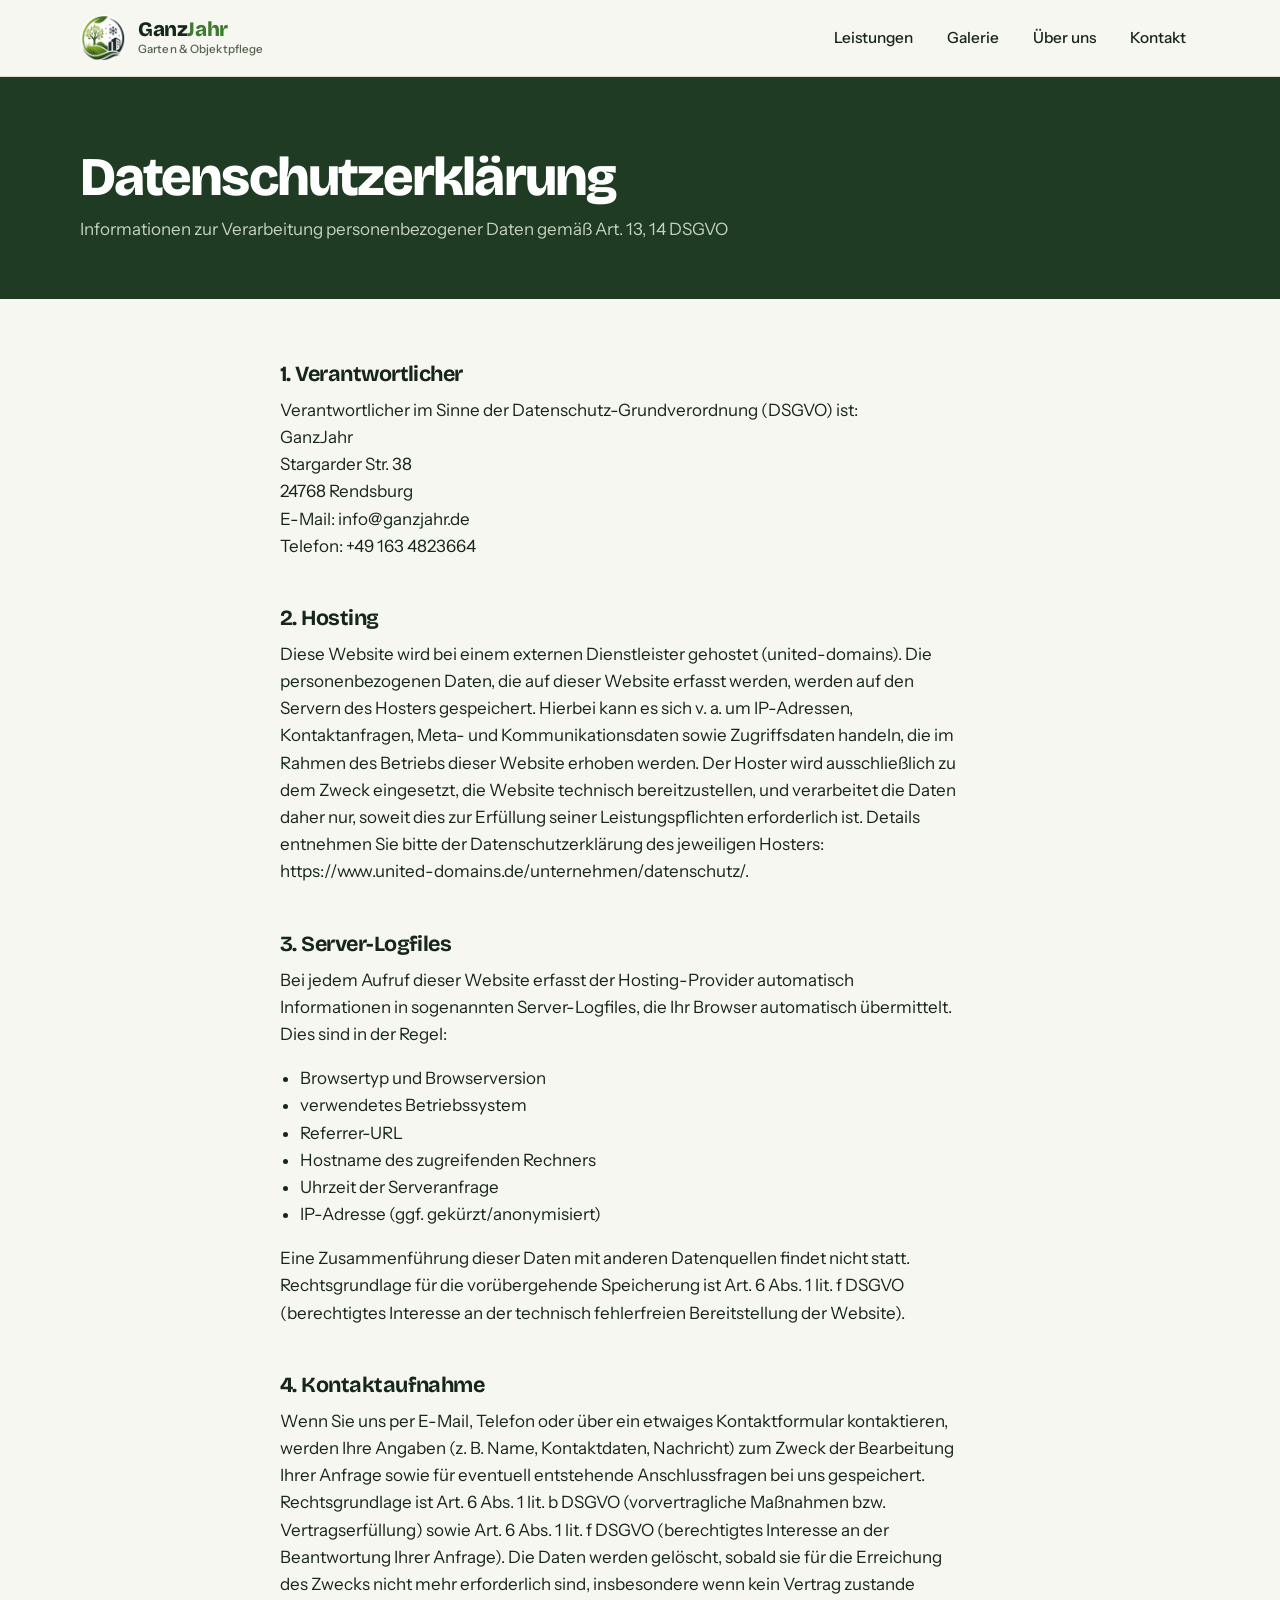
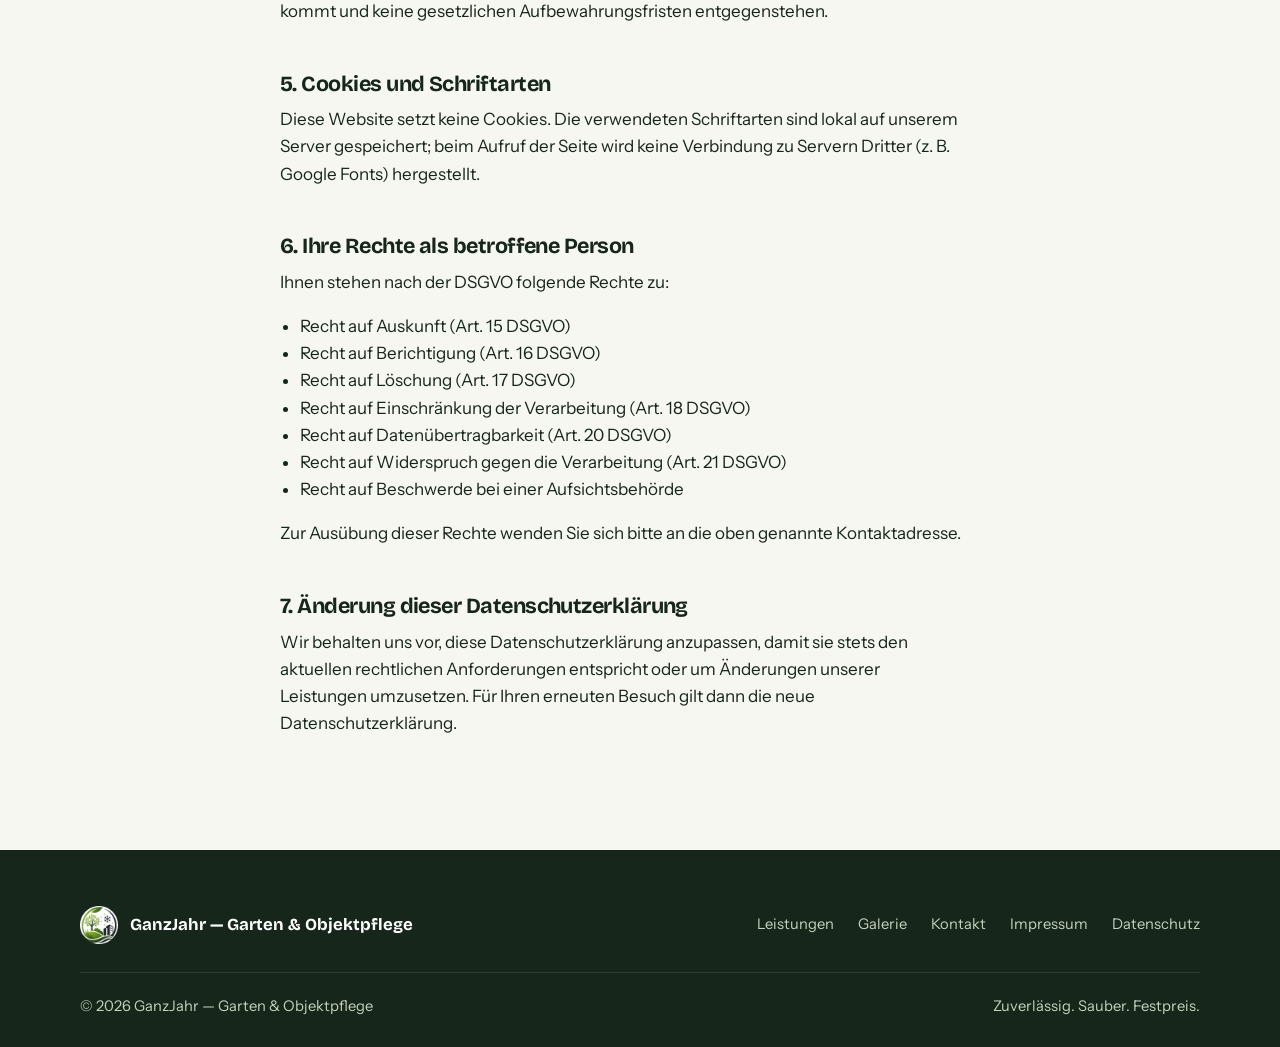
<file: datenschutz.html>
<!DOCTYPE html>
<html lang="de">
<head>
<meta charset="UTF-8">
<meta name="viewport" content="width=device-width, initial-scale=1.0">
<title>Datenschutz | GanzJahr – Garten &amp; Objektpflege Rendsburg</title>
<meta name="description" content="Datenschutzerklärung von GanzJahr – Garten- und Objektpflege in Rendsburg: welche Daten verarbeitet werden und welche Rechte Sie haben.">
<meta name="robots" content="index, follow">
<link rel="canonical" href="https://www.ganzjahr.de/datenschutz.html">
<meta property="og:type" content="website">
<meta property="og:site_name" content="GanzJahr">
<meta property="og:locale" content="de_DE">
<meta property="og:url" content="https://www.ganzjahr.de/datenschutz.html">
<meta property="og:title" content="Datenschutz | GanzJahr">
<meta property="og:image" content="https://www.ganzjahr.de/img/og-image.jpg">
<link rel="icon" href="/favicon.ico" sizes="48x48">
<link rel="icon" type="image/png" sizes="48x48" href="/img/favicon-48.png">
<link rel="apple-touch-icon" href="/apple-touch-icon.png">
<link rel="manifest" href="/site.webmanifest">
<meta name="theme-color" content="#1F3B24">
<link rel="stylesheet" href="/css/style.css">
</head>
<body>

<header class="site-header is-scrolled">
  <div class="container">
    <a href="/" class="brand">
      <img src="/img/logo-icon.png" alt="" width="46" height="46">
      <span class="brand-text">Ganz<span>Jahr</span>
        <span class="brand-sub">Garten &amp; Objektpflege</span>
      </span>
    </a>
    <nav class="main-nav" id="mainNav">
      <a href="/#leistungen">Leistungen</a>
      <a href="/#galerie">Galerie</a>
      <a href="/#ueber-uns">Über uns</a>
      <a href="/#kontakt">Kontakt</a>
    </nav>
    <button class="nav-toggle" id="navToggle" aria-label="Menü öffnen" aria-expanded="false">
      <span></span><span></span><span></span>
    </button>
  </div>
</header>

<section class="legal-hero">
  <div class="container">
    <h1>Datenschutzerklärung</h1>
    <p>Informationen zur Verarbeitung personenbezogener Daten gemäß Art. 13, 14 DSGVO</p>
  </div>
</section>

<section class="legal-body">
  <div class="container">

    <h2>1. Verantwortlicher</h2>
    <p>
      Verantwortlicher im Sinne der Datenschutz-Grundverordnung (DSGVO) ist:<br>
      <span  >GanzJahr</span><br>
      <span>Stargarder Str. 38</span><br>
      <span>24768 Rendsburg</span><br>
      E-Mail: <span  >info@ganzjahr.de</span><br>
      Telefon: <span  >+49 163 4823664</span>
    </p>

    <h2>2. Hosting</h2>
    <p>
      Diese Website wird bei einem externen Dienstleister gehostet
      (<span  >united-domains</span>).
      Die personenbezogenen Daten, die auf dieser Website erfasst werden, werden auf den Servern
      des Hosters gespeichert. Hierbei kann es sich v. a. um IP-Adressen, Kontaktanfragen,
      Meta- und Kommunikationsdaten sowie Zugriffsdaten handeln, die im Rahmen des Betriebs dieser
      Website erhoben werden. Der Hoster wird ausschließlich zu dem Zweck eingesetzt, die Website
      technisch bereitzustellen, und verarbeitet die Daten daher nur, soweit dies zur Erfüllung
      seiner Leistungspflichten erforderlich ist. Details entnehmen Sie bitte der Datenschutzerklärung
      des jeweiligen Hosters: <span  >https://www.united-domains.de/unternehmen/datenschutz/</span>.
    </p>

    <h2>3. Server-Logfiles</h2>
    <p>
      Bei jedem Aufruf dieser Website erfasst der Hosting-Provider automatisch Informationen in
      sogenannten Server-Logfiles, die Ihr Browser automatisch übermittelt. Dies sind in der Regel:
    </p>
    <ul>
      <li>Browsertyp und Browserversion</li>
      <li>verwendetes Betriebssystem</li>
      <li>Referrer-URL</li>
      <li>Hostname des zugreifenden Rechners</li>
      <li>Uhrzeit der Serveranfrage</li>
      <li>IP-Adresse (ggf. gekürzt/anonymisiert)</li>
    </ul>
    <p>
      Eine Zusammenführung dieser Daten mit anderen Datenquellen findet nicht statt. Rechtsgrundlage
      für die vorübergehende Speicherung ist Art. 6 Abs. 1 lit. f DSGVO (berechtigtes Interesse an der
      technisch fehlerfreien Bereitstellung der Website).
    </p>

    <h2>4. Kontaktaufnahme</h2>
    <p>
      Wenn Sie uns per E-Mail, Telefon oder über ein etwaiges Kontaktformular kontaktieren, werden
      Ihre Angaben (z. B. Name, Kontaktdaten, Nachricht) zum Zweck der Bearbeitung Ihrer Anfrage sowie
      für eventuell entstehende Anschlussfragen bei uns gespeichert. Rechtsgrundlage ist Art. 6 Abs. 1
      lit. b DSGVO (vorvertragliche Maßnahmen bzw. Vertragserfüllung) sowie Art. 6 Abs. 1 lit. f DSGVO
      (berechtigtes Interesse an der Beantwortung Ihrer Anfrage). Die Daten werden gelöscht, sobald sie
      für die Erreichung des Zwecks nicht mehr erforderlich sind, insbesondere wenn kein Vertrag
      zustande kommt und keine gesetzlichen Aufbewahrungsfristen entgegenstehen.
    </p>

    <h2>5. Cookies und Schriftarten</h2>
    <p>
      Diese Website setzt keine Cookies. Die verwendeten Schriftarten sind lokal auf unserem Server
      gespeichert; beim Aufruf der Seite wird keine Verbindung zu Servern Dritter (z.&nbsp;B. Google Fonts)
      hergestellt.
    </p>

    <h2>6. Ihre Rechte als betroffene Person</h2>
    <p>Ihnen stehen nach der DSGVO folgende Rechte zu:</p>
    <ul>
      <li>Recht auf Auskunft (Art. 15 DSGVO)</li>
      <li>Recht auf Berichtigung (Art. 16 DSGVO)</li>
      <li>Recht auf Löschung (Art. 17 DSGVO)</li>
      <li>Recht auf Einschränkung der Verarbeitung (Art. 18 DSGVO)</li>
      <li>Recht auf Datenübertragbarkeit (Art. 20 DSGVO)</li>
      <li>Recht auf Widerspruch gegen die Verarbeitung (Art. 21 DSGVO)</li>
      <li>Recht auf Beschwerde bei einer Aufsichtsbehörde</li>
    </ul>
    <p>
      Zur Ausübung dieser Rechte wenden Sie sich bitte an die oben genannte Kontaktadresse.
    </p>

    <h2>7. Änderung dieser Datenschutzerklärung</h2>
    <p>
      Wir behalten uns vor, diese Datenschutzerklärung anzupassen, damit sie stets den aktuellen
      rechtlichen Anforderungen entspricht oder um Änderungen unserer Leistungen umzusetzen.
      Für Ihren erneuten Besuch gilt dann die neue Datenschutzerklärung.
    </p>


  </div>
</section>

<footer class="site-footer">
  <div class="container">
    <div class="footer-top">
      <div class="footer-brand">
        <img src="/img/logo-icon.png" alt="GanzJahr">
        GanzJahr — Garten &amp; Objektpflege
      </div>
      <div class="footer-links">
        <a href="/#leistungen">Leistungen</a>
        <a href="/#galerie">Galerie</a>
        <a href="/#kontakt">Kontakt</a>
        <a href="/impressum.html">Impressum</a>
        <a href="/datenschutz.html">Datenschutz</a>
      </div>
    </div>
    <div class="footer-bottom">
      <span>© <span id="year"></span> GanzJahr — Garten &amp; Objektpflege</span>
      <span>Zuverlässig. Sauber. Festpreis.</span>
    </div>
  </div>
</footer>

<script src="/js/main.js"></script>
</body>
</html>
</file>
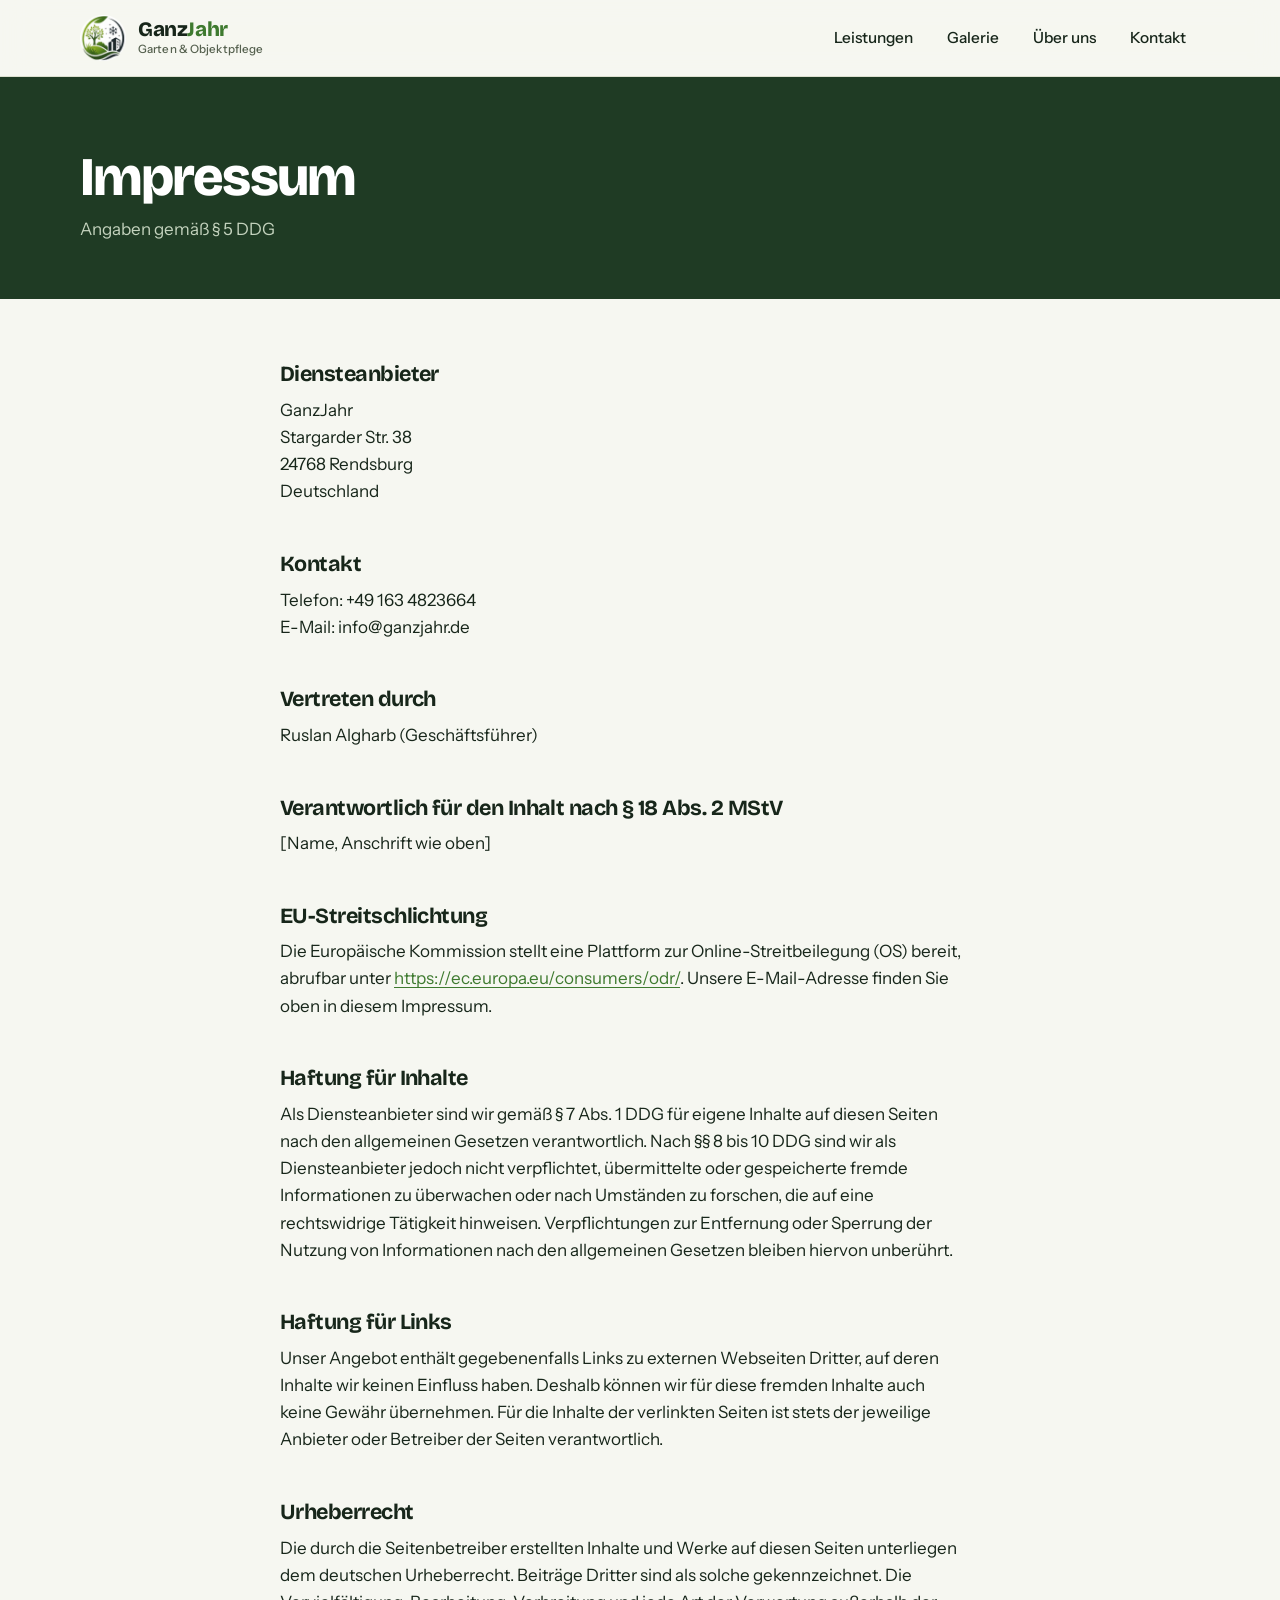
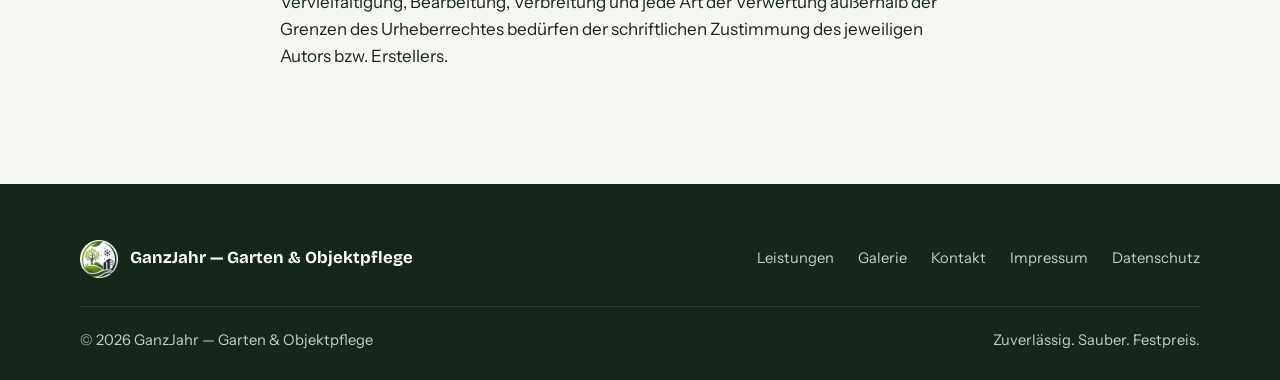
<file: impressum.html>
<!DOCTYPE html>
<html lang="de">
<head>
<meta charset="UTF-8">
<meta name="viewport" content="width=device-width, initial-scale=1.0">
<title>Impressum | GanzJahr – Garten &amp; Objektpflege Rendsburg</title>
<meta name="description" content="Impressum von GanzJahr – Garten- und Objektpflege in Rendsburg: Anbieterangaben, Kontakt und rechtliche Hinweise.">
<meta name="robots" content="index, follow">
<link rel="canonical" href="https://www.ganzjahr.de/impressum.html">
<meta property="og:type" content="website">
<meta property="og:site_name" content="GanzJahr">
<meta property="og:locale" content="de_DE">
<meta property="og:url" content="https://www.ganzjahr.de/impressum.html">
<meta property="og:title" content="Impressum | GanzJahr">
<meta property="og:image" content="https://www.ganzjahr.de/img/og-image.jpg">
<link rel="icon" href="/favicon.ico" sizes="48x48">
<link rel="icon" type="image/png" sizes="48x48" href="/img/favicon-48.png">
<link rel="apple-touch-icon" href="/apple-touch-icon.png">
<link rel="manifest" href="/site.webmanifest">
<meta name="theme-color" content="#1F3B24">
<link rel="stylesheet" href="/css/style.css">
</head>
<body>

<header class="site-header is-scrolled">
  <div class="container">
    <a href="/" class="brand">
      <img src="/img/logo-icon.png" alt="" width="46" height="46">
      <span class="brand-text">Ganz<span>Jahr</span>
        <span class="brand-sub">Garten &amp; Objektpflege</span>
      </span>
    </a>
    <nav class="main-nav" id="mainNav">
      <a href="/#leistungen">Leistungen</a>
      <a href="/#galerie">Galerie</a>
      <a href="/#ueber-uns">Über uns</a>
      <a href="/#kontakt">Kontakt</a>
    </nav>
    <button class="nav-toggle" id="navToggle" aria-label="Menü öffnen" aria-expanded="false">
      <span></span><span></span><span></span>
    </button>
  </div>
</header>

<section class="legal-hero">
  <div class="container">
    <h1>Impressum</h1>
    <p>Angaben gemäß § 5 DDG</p>
  </div>
</section>

<section class="legal-body">
  <div class="container">

    <h2>Diensteanbieter</h2>
    <p>
      <span  >GanzJahr</span><br>
      <span>Stargarder Str. 38</span><br>
      <span  >24768 Rendsburg</span><br>
      <span  >Deutschland</span>
    </p>

    <h2>Kontakt</h2>
    <p>
      Telefon: <span  >+49 163 4823664</span><br>
      E-Mail: <span  >info@ganzjahr.de</span>
    </p>

    <h2>Vertreten durch</h2>
    <p><span  >Ruslan Algharb (Geschäftsführer)</span></p>

    <h2>Verantwortlich für den Inhalt nach § 18 Abs. 2 MStV</h2>
    <p>
      <span  >[Name, Anschrift wie oben]</span>
    </p>

    <h2>EU-Streitschlichtung</h2>
    <p>
      Die Europäische Kommission stellt eine Plattform zur Online-Streitbeilegung (OS) bereit, abrufbar unter
      <a href="https://ec.europa.eu/consumers/odr/" target="_blank" rel="noopener">https://ec.europa.eu/consumers/odr/</a>.
      Unsere E-Mail-Adresse finden Sie oben in diesem Impressum.
    </p>

    <h2>Haftung für Inhalte</h2>
    <p>
      Als Diensteanbieter sind wir gemäß § 7 Abs. 1 DDG für eigene Inhalte auf diesen Seiten nach den
      allgemeinen Gesetzen verantwortlich. Nach §§ 8 bis 10 DDG sind wir als Diensteanbieter jedoch nicht
      verpflichtet, übermittelte oder gespeicherte fremde Informationen zu überwachen oder nach Umständen zu
      forschen, die auf eine rechtswidrige Tätigkeit hinweisen. Verpflichtungen zur Entfernung oder Sperrung
      der Nutzung von Informationen nach den allgemeinen Gesetzen bleiben hiervon unberührt.
    </p>

    <h2>Haftung für Links</h2>
    <p>
      Unser Angebot enthält gegebenenfalls Links zu externen Webseiten Dritter, auf deren Inhalte wir keinen
      Einfluss haben. Deshalb können wir für diese fremden Inhalte auch keine Gewähr übernehmen. Für die
      Inhalte der verlinkten Seiten ist stets der jeweilige Anbieter oder Betreiber der Seiten verantwortlich.
    </p>

    <h2>Urheberrecht</h2>
    <p>
      Die durch die Seitenbetreiber erstellten Inhalte und Werke auf diesen Seiten unterliegen dem deutschen
      Urheberrecht. Beiträge Dritter sind als solche gekennzeichnet. Die Vervielfältigung, Bearbeitung,
      Verbreitung und jede Art der Verwertung außerhalb der Grenzen des Urheberrechtes bedürfen der
      schriftlichen Zustimmung des jeweiligen Autors bzw. Erstellers.
    </p>

  </div>
</section>

<footer class="site-footer">
  <div class="container">
    <div class="footer-top">
      <div class="footer-brand">
        <img src="/img/logo-icon.png" alt="GanzJahr">
        GanzJahr — Garten &amp; Objektpflege
      </div>
      <div class="footer-links">
        <a href="/#leistungen">Leistungen</a>
        <a href="/#galerie">Galerie</a>
        <a href="/#kontakt">Kontakt</a>
        <a href="/impressum.html">Impressum</a>
        <a href="/datenschutz.html">Datenschutz</a>
      </div>
    </div>
    <div class="footer-bottom">
      <span>© <span id="year"></span> GanzJahr — Garten &amp; Objektpflege</span>
      <span>Zuverlässig. Sauber. Festpreis.</span>
    </div>
  </div>
</footer>

<script src="/js/main.js"></script>
</body>
</html>
</file>
<file: css/style.css>
/* ===========================================================
   GanzJahr — Garten & Objektpflege
   Tokens aus dem Logo: Waldgrün, Blattgrün, Eisblau, helles Papier.
   Signatur: das Jahresband (welche Leistung in welchem Monat)
   und die Heckenkante als wiederkehrendes Formmotiv.
   =========================================================== */

/* Schriften lokal eingebunden (DSGVO: keine Verbindung zu Google) */
@font-face {
  font-family: 'Bricolage Grotesque';
  font-style: normal;
  font-display: swap;
  font-weight: 200 800;
  src: url('../fonts/bricolage-grotesque-latin-ext-opsz-normal.woff2') format('woff2');
  unicode-range: U+0100-02BA,U+02BD-02C5,U+02C7-02CC,U+02CE-02D7,U+02DD-02FF,U+0304,U+0308,U+0329,U+1D00-1DBF,U+1E00-1E9F,U+1EF2-1EFF,U+2020,U+20A0-20AB,U+20AD-20C0,U+2113,U+2C60-2C7F,U+A720-A7FF;
}
@font-face {
  font-family: 'Bricolage Grotesque';
  font-style: normal;
  font-display: swap;
  font-weight: 200 800;
  src: url('../fonts/bricolage-grotesque-latin-opsz-normal.woff2') format('woff2');
  unicode-range: U+0000-00FF,U+0131,U+0152-0153,U+02BB-02BC,U+02C6,U+02DA,U+02DC,U+0304,U+0308,U+0329,U+2000-206F,U+20AC,U+2122,U+2191,U+2193,U+2212,U+2215,U+FEFF,U+FFFD;
}
@font-face {
  font-family: 'Instrument Sans';
  font-style: normal;
  font-display: swap;
  font-weight: 400 700;
  src: url('../fonts/instrument-sans-latin-ext-wght-normal.woff2') format('woff2');
  unicode-range: U+0100-02BA,U+02BD-02C5,U+02C7-02CC,U+02CE-02D7,U+02DD-02FF,U+0304,U+0308,U+0329,U+1D00-1DBF,U+1E00-1E9F,U+1EF2-1EFF,U+2020,U+20A0-20AB,U+20AD-20C0,U+2113,U+2C60-2C7F,U+A720-A7FF;
}
@font-face {
  font-family: 'Instrument Sans';
  font-style: normal;
  font-display: swap;
  font-weight: 400 700;
  src: url('../fonts/instrument-sans-latin-wght-normal.woff2') format('woff2');
  unicode-range: U+0000-00FF,U+0131,U+0152-0153,U+02BB-02BC,U+02C6,U+02DA,U+02DC,U+0304,U+0308,U+0329,U+2000-206F,U+20AC,U+2122,U+2191,U+2193,U+2212,U+2215,U+FEFF,U+FFFD;
}

:root {
  --ink:        #17261A;
  --forest:     #1F3B24;
  --forest-2:   #173019;
  --green:      #3E7A2F;
  --leaf:       #6FAE3B;
  --leaf-light: #A4D273;
  --ice:        #CFE3E8;
  --ice-deep:   #4E7A85;
  --paper:      #F6F7F1;
  --paper-dim:  #ECEFE4;
  --white:      #FFFFFF;
  --line:       #DCE0CF;
  --muted:      #56614F;
  --muted-on-dark: #C3D2BD;

  --c-garten: #6FAE3B;
  --c-rasen:  #A4D273;
  --c-hecke:  #3E7A2F;
  --c-objekt: #B59A5C;
  --c-winter: #7FAEBB;

  --font-display: 'Bricolage Grotesque', 'Segoe UI', system-ui, sans-serif;
  --font-body: 'Instrument Sans', -apple-system, 'Segoe UI', system-ui, sans-serif;

  --max-w: 1200px;
  --r-sm: 8px;
  --r-md: 14px;
  --r-lg: 28px;
  --header-h: 76px;
  --ease: cubic-bezier(.2,.7,.2,1);
}

* { box-sizing: border-box; }
html { scroll-behavior: smooth; scroll-padding-top: calc(var(--header-h) + 12px); }
html, body { margin: 0; padding: 0; }

body {
  font-family: var(--font-body);
  color: var(--ink);
  background: var(--paper);
  line-height: 1.6;
  font-size: 17px;
  -webkit-font-smoothing: antialiased;
  text-rendering: optimizeLegibility;
}

img { max-width: 100%; display: block; }
a { color: inherit; text-decoration: none; }

.container {
  max-width: var(--max-w);
  margin: 0 auto;
  padding: 0 clamp(20px, 4vw, 40px);
}

h1, h2, h3, h4 {
  font-family: var(--font-display);
  font-weight: 700;
  line-height: 1.05;
  margin: 0 0 0.5em;
  letter-spacing: -0.025em;
  font-optical-sizing: auto;
}
h1 { font-size: clamp(2.5rem, 5.2vw, 4.25rem); font-weight: 800; letter-spacing: -0.035em; }
h2 { font-size: clamp(2rem, 3.8vw, 3rem); }
h3 { font-size: 1.28rem; letter-spacing: -0.015em; line-height: 1.2; }

p { margin: 0 0 1em; max-width: 62ch; }

.lede { font-size: 1.15rem; color: var(--muted); max-width: 48ch; }

section { padding: clamp(72px, 10vw, 120px) 0; }

.section-tag {
  display: inline-flex;
  align-items: center;
  gap: 8px;
  font-weight: 600;
  font-size: 0.92rem;
  color: var(--green);
  margin: 0 0 14px;
}
.section-tag::before {
  content: "";
  width: 18px; height: 2px;
  background: currentColor;
  border-radius: 2px;
}

.section-head { max-width: 680px; margin-bottom: 56px; }
.section-head.split {
  max-width: none;
  display: grid;
  grid-template-columns: 1fr 1fr;
  gap: 40px;
  align-items: end;
}
.section-head.split p { margin: 0; }

/* -------------------- Buttons -------------------- */

.btn {
  display: inline-flex;
  align-items: center;
  justify-content: center;
  gap: 10px;
  padding: 15px 26px;
  font-family: var(--font-body);
  font-weight: 600;
  font-size: 1rem;
  border-radius: 12px;
  border: 1.5px solid transparent;
  cursor: pointer;
  transition: transform .2s var(--ease), background .2s ease, border-color .2s ease, color .2s ease, box-shadow .2s ease;
}
.btn:hover { transform: translateY(-2px); }
.btn:active { transform: translateY(0); }

.btn-primary { background: var(--leaf); color: var(--ink); box-shadow: 0 8px 22px -10px rgba(111,174,59,.8); }
.btn-primary:hover { background: var(--leaf-light); }

.btn-ghost { border-color: rgba(255,255,255,.35); color: #fff; }
.btn-ghost:hover { border-color: #fff; background: rgba(255,255,255,.08); }

.btn-dark { background: var(--forest); color: #fff; }
.btn-dark:hover { background: var(--ink); }

/* -------------------- Header -------------------- */

.site-header {
  position: sticky;
  top: 0;
  z-index: 40;
  background: rgba(246,247,241,.82);
  backdrop-filter: saturate(1.4) blur(14px);
  -webkit-backdrop-filter: saturate(1.4) blur(14px);
  border-bottom: 1px solid transparent;
  transition: border-color .25s ease, background .25s ease;
}
.site-header.is-scrolled { border-color: var(--line); background: rgba(246,247,241,.94); }

.site-header .container {
  display: flex;
  align-items: center;
  justify-content: space-between;
  height: var(--header-h);
}

.brand { display: flex; align-items: center; gap: 12px; }
.brand img { height: 46px; width: 46px; }
.brand-text {
  font-family: var(--font-display);
  font-weight: 800;
  font-size: 1.28rem;
  letter-spacing: -0.02em;
  color: var(--ink);
  line-height: 1;
}
.brand-text span { color: var(--green); }
.brand-sub {
  display: block;
  font-family: var(--font-body);
  font-weight: 500;
  font-size: 0.72rem;
  letter-spacing: 0.01em;
  color: var(--muted) !important;
  margin-top: 4px;
}

.main-nav { display: flex; align-items: center; gap: 6px; }
.main-nav a {
  font-size: 0.96rem;
  font-weight: 500;
  color: var(--ink);
  padding: 9px 14px;
  border-radius: 10px;
  transition: background .2s ease, color .2s ease;
}
.main-nav a:not(.nav-cta):hover { background: rgba(31,59,36,.07); }
.main-nav a.is-active { color: var(--green); background: rgba(111,174,59,.14); }

.main-nav .nav-cta {
  margin-left: 10px;
  background: var(--forest);
  color: #fff;
  padding: 11px 20px;
}
.main-nav .nav-cta:hover { background: var(--ink); }

.nav-toggle {
  display: none;
  width: 44px; height: 44px;
  flex-direction: column;
  align-items: center;
  justify-content: center;
  gap: 5px;
  background: none;
  border: none;
  border-radius: 10px;
  cursor: pointer;
}
.nav-toggle span { width: 22px; height: 2px; background: var(--ink); border-radius: 2px; transition: transform .25s var(--ease), opacity .2s ease; }
.nav-toggle[aria-expanded="true"] span:nth-child(1) { transform: translateY(7px) rotate(45deg); }
.nav-toggle[aria-expanded="true"] span:nth-child(2) { opacity: 0; }
.nav-toggle[aria-expanded="true"] span:nth-child(3) { transform: translateY(-7px) rotate(-45deg); }

/* -------------------- Hero -------------------- */

.hero {
  position: relative;
  background:
    radial-gradient(900px 500px at 85% 10%, rgba(111,174,59,.22), transparent 60%),
    var(--forest);
  color: #fff;
  overflow: hidden;
  padding: clamp(56px, 8vw, 96px) 0 0;
}

.hero .container {
  position: relative;
  display: grid;
  grid-template-columns: 1.2fr 0.8fr;
  gap: clamp(32px, 5vw, 72px);
  align-items: center;
  padding-bottom: clamp(64px, 8vw, 96px);
}

.hero-eyebrow {
  display: inline-flex;
  align-items: center;
  gap: 10px;
  font-weight: 500;
  color: var(--leaf-light);
  font-size: 0.98rem;
  padding: 7px 14px 7px 10px;
  border: 1px solid rgba(164,210,115,.3);
  border-radius: 999px;
  margin-bottom: 26px;
}
.hero-eyebrow .dot {
  width: 8px; height: 8px; border-radius: 50%;
  background: var(--leaf);
  box-shadow: 0 0 0 4px rgba(111,174,59,.25);
}

.hero h1 { color: #fff; margin-bottom: 26px; }
.hero h1 .line { display: block; }
.hero h1 .soft { color: var(--leaf-light); }

.hero .lede { color: var(--muted-on-dark); font-size: 1.2rem; }

.hero-actions { display: flex; gap: 14px; margin-top: 36px; flex-wrap: wrap; }

.hero-badges {
  display: flex;
  gap: 10px 28px;
  margin-top: 44px;
  padding-top: 28px;
  border-top: 1px solid rgba(255,255,255,.12);
  flex-wrap: wrap;
}
.hero-badges div {
  font-weight: 600;
  font-size: 0.98rem;
  display: flex;
  align-items: center;
  gap: 8px;
}

/* Foto mit Heckenkante oben */
.hero-graphic { position: relative; }
.hero-photo {
  position: relative;
  aspect-ratio: 4 / 5;
  border-radius: 0 0 var(--r-lg) var(--r-lg);
  overflow: hidden;
  -webkit-mask:
    radial-gradient(circle 22px at 22px 22px, #000 98%, transparent) 0 0 / 44px 44px repeat-x,
    linear-gradient(#000, #000) 0 22px / 100% calc(100% - 22px) no-repeat;
          mask:
    radial-gradient(circle 22px at 22px 22px, #000 98%, transparent) 0 0 / 44px 44px repeat-x,
    linear-gradient(#000, #000) 0 22px / 100% calc(100% - 22px) no-repeat;
}
.hero-photo img { width: 100%; height: 100%; object-fit: cover; }
.hero-photo::after {
  content: "";
  position: absolute; inset: 0;
  background: linear-gradient(180deg, transparent 55%, rgba(15,30,18,.55));
}

.hero-card {
  position: absolute;
  left: -28px;
  bottom: 32px;
  display: flex;
  align-items: center;
  gap: 14px;
  background: var(--white);
  color: var(--ink);
  padding: 14px 18px 14px 14px;
  border-radius: var(--r-md);
  box-shadow: 0 24px 50px -20px rgba(0,0,0,.45);
  max-width: 290px;
}
.hero-card img { width: 46px; height: 46px; flex-shrink: 0; }
.hero-card strong { display: block; font-family: var(--font-display); font-size: 1.02rem; line-height: 1.2; }
.hero-card span { font-size: 0.86rem; color: var(--muted); line-height: 1.3; display: block; margin-top: 2px; }

.hedge-divider { display: block; width: 100%; height: 34px; }

/* Einmaliger Auftritt beim Laden */
@media (prefers-reduced-motion: no-preference) {
  .hero-copy > * { animation: rise .8s var(--ease) both; }
  .hero-copy > *:nth-child(2) { animation-delay: .08s; }
  .hero-copy > *:nth-child(3) { animation-delay: .16s; }
  .hero-copy > *:nth-child(4) { animation-delay: .24s; }
  .hero-copy > *:nth-child(5) { animation-delay: .32s; }
  .hero-photo { animation: grow 1.1s var(--ease) both .1s; }
  .hero-card { animation: rise .8s var(--ease) both .6s; }
}
@keyframes rise { from { opacity: 0; transform: translateY(18px); } to { opacity: 1; transform: none; } }
@keyframes grow { from { opacity: 0; transform: scale(.94); } to { opacity: 1; transform: none; } }

/* -------------------- Leistungen -------------------- */

.pillars {
  display: grid;
  grid-template-columns: repeat(3, 1fr);
  gap: 20px;
}
.pillar {
  position: relative;
  padding: 34px 32px 32px;
  background: var(--white);
  border: 1px solid var(--line);
  border-radius: var(--r-lg);
  overflow: hidden;
  transition: border-color .25s ease, transform .3s var(--ease);
}
.pillar:hover { transform: translateY(-4px); border-color: var(--pc); }
.pillar:nth-child(1) { --pc: var(--c-garten); --pc-bg: #EEF6E4; }
.pillar:nth-child(2) { --pc: var(--c-objekt); --pc-bg: #F5F0E3; }
.pillar:nth-child(3) { --pc: var(--c-winter); --pc-bg: #E6F0F2; }

.pillar .icon-wrap {
  width: 64px; height: 64px;
  border-radius: 18px;
  background: var(--pc-bg);
  display: flex; align-items: center; justify-content: center;
  margin-bottom: 28px;
}
.pillar .season {
  position: absolute;
  top: 34px; right: 30px;
  font-size: 0.82rem;
  font-weight: 600;
  color: var(--muted);
}
.pillar h3 { font-size: 1.55rem; margin-bottom: 10px; }
.pillar p { color: var(--muted); margin-bottom: 0; }

/* Detail-Liste */
.service-list {
  margin-top: 20px;
  display: grid;
  grid-template-columns: repeat(3, 1fr);
  gap: 0;
  border-top: 1px solid var(--line);
}
.service-row {
  display: flex;
  gap: 16px;
  padding: 26px 24px 26px 0;
  border-bottom: 1px solid var(--line);
}
.service-row .icon-wrap {
  flex-shrink: 0;
  width: 42px; height: 42px;
  border-radius: 12px;
  background: var(--paper-dim);
  display: flex; align-items: center; justify-content: center;
}
.service-row h3 { margin-bottom: 4px; font-size: 1.08rem; }
.service-row p { margin: 0; color: var(--muted); font-size: 0.94rem; }

/* -------------------- Jahresband (Signatur) -------------------- */

.year { background: var(--forest-2); color: #fff; position: relative; overflow: hidden; }
.year .section-tag { color: var(--leaf-light); }
.year h2 { color: #fff; }
.year .lede { color: var(--muted-on-dark); }

.yearband {
  --label-w: 190px;
  background: rgba(255,255,255,.04);
  border: 1px solid rgba(255,255,255,.1);
  border-radius: var(--r-lg);
  padding: 28px 28px 22px;
}
.yb-row {
  display: grid;
  grid-template-columns: var(--label-w) repeat(12, 1fr);
  align-items: center;
  column-gap: 0;
}
.yb-seasons, .yb-months { color: var(--muted-on-dark); font-size: 0.82rem; }
.yb-seasons > span { padding: 0 0 6px 6px; font-weight: 600; color: #fff; border-left: 1px solid rgba(255,255,255,.15); }
.yb-months { padding-bottom: 12px; border-bottom: 1px solid rgba(255,255,255,.1); margin-bottom: 8px; }
.yb-months > span { text-align: center; }
.yb-months > span.is-now {
  color: var(--ink);
  background: var(--leaf-light);
  border-radius: 999px;
  font-weight: 700;
  margin: 0 2px;
}
.yb-service { padding: 10px 0; }
.yb-name { font-weight: 600; font-size: 0.98rem; display: flex; align-items: center; gap: 10px; }
.yb-name::before { content: ""; width: 10px; height: 10px; border-radius: 3px; background: var(--c); }
.yb-cell { height: 26px; position: relative; }
.yb-cell.on::before {
  content: "";
  position: absolute;
  inset: 4px 0;
  background: var(--c);
}
.yb-cell.on.start::before { left: 3px; border-top-left-radius: 999px; border-bottom-left-radius: 999px; }
.yb-cell.on.end::before { right: 3px; border-top-right-radius: 999px; border-bottom-right-radius: 999px; }
.yb-seasons > span[aria-hidden] { border: none; }

.yb-foot {
  display: flex;
  justify-content: space-between;
  flex-wrap: wrap;
  gap: 12px 24px;
  margin-top: 18px;
  padding-top: 16px;
  border-top: 1px solid rgba(255,255,255,.1);
  font-size: 0.9rem;
  color: var(--muted-on-dark);
}
.yb-foot strong { color: var(--leaf-light); font-weight: 600; }

/* -------------------- Über uns -------------------- */

.about-grid {
  display: grid;
  grid-template-columns: 0.95fr 1.05fr;
  gap: clamp(36px, 6vw, 88px);
  align-items: center;
}
.about-photo {
  aspect-ratio: 4 / 5;
  border-radius: var(--r-lg);
  overflow: hidden;
}
.about-photo img { width: 100%; height: 100%; object-fit: cover; object-position: 50% 0; }

.trust-list { list-style: none; margin: 34px 0 0; padding: 0; display: grid; gap: 4px; }
.trust-list li {
  display: flex;
  gap: 16px;
  align-items: flex-start;
  padding: 18px 0;
  border-top: 1px solid var(--line);
}
.trust-list li:last-child { border-bottom: 1px solid var(--line); }
.trust-list .icon-wrap {
  flex-shrink: 0;
  width: 44px; height: 44px;
  border-radius: 12px;
  background: #EEF6E4;
  display: flex; align-items: center; justify-content: center;
}
.trust-list h3 { font-size: 1.1rem; margin: 2px 0 2px; }
.trust-list p { margin: 0; color: var(--muted); font-size: 0.96rem; }

/* -------------------- Galerie -------------------- */

.gallery-sec { background: var(--paper-dim); }

.gallery-grid {
  display: grid;
  grid-template-columns: repeat(3, 1fr);
  grid-auto-rows: 240px;
  gap: 16px;
}
.gallery-item {
  position: relative;
  overflow: hidden;
  border-radius: var(--r-md);
  cursor: zoom-in;
  background: var(--line);
}
.gallery-item { margin: 0; }
.gallery-item a { display: block; height: 100%; }
.gallery-item img {
  width: 100%;
  height: 100%;
  object-fit: cover;
  transition: transform .6s var(--ease);
}
.gallery-item:hover img { transform: scale(1.04); }
.gallery-item figcaption {
  position: absolute;
  left: 12px; bottom: 12px;
  background: rgba(255,255,255,.92);
  color: var(--ink);
  font-size: 0.86rem;
  font-weight: 600;
  padding: 6px 12px;
  border-radius: 999px;
  pointer-events: none;
}
.g-a { grid-row: span 2; }
.g-b { grid-column: span 2; }
.g-d { grid-row: span 2; }
.g-e { grid-column: span 2; }

/* Lightbox */
.lightbox {
  position: fixed; inset: 0;
  background: rgba(12,20,13,.94);
  display: flex;
  flex-direction: column;
  align-items: center;
  justify-content: center;
  gap: 16px;
  z-index: 100;
  padding: 60px 20px;
  opacity: 0;
  visibility: hidden;
  transition: opacity .25s ease, visibility .25s;
}
.lightbox.is-open { opacity: 1; visibility: visible; }
.lightbox img {
  max-width: min(1100px, 92vw);
  max-height: 78vh;
  border-radius: var(--r-md);
  object-fit: contain;
}
.lightbox-caption { color: #fff; font-weight: 500; }
.lb-btn {
  position: absolute;
  width: 48px; height: 48px;
  border-radius: 50%;
  border: 1px solid rgba(255,255,255,.25);
  background: rgba(255,255,255,.06);
  color: #fff;
  font-size: 1.5rem;
  line-height: 1;
  cursor: pointer;
  display: flex; align-items: center; justify-content: center;
  transition: background .2s ease;
}
.lb-btn:hover { background: rgba(255,255,255,.16); }
.lightbox-close { top: 20px; right: 20px; }
.lb-prev { left: 20px; top: 50%; transform: translateY(-50%); }
.lb-next { right: 20px; top: 50%; transform: translateY(-50%); }

/* -------------------- Kontakt -------------------- */

.contact {
  background: var(--forest);
  color: #fff;
}
.contact .section-tag { color: var(--leaf-light); }
.contact h2 { color: #fff; }
.contact .lede { color: var(--muted-on-dark); }

.contact-grid {
  display: grid;
  grid-template-columns: 0.9fr 1.1fr;
  gap: clamp(36px, 6vw, 80px);
  align-items: start;
}

.contact-list {
  list-style: none;
  margin: 34px 0 0;
  padding: 0;
  display: grid;
  gap: 10px;
}
.contact-list a, .contact-list .item {
  display: flex;
  align-items: center;
  gap: 16px;
  padding: 14px 16px;
  border-radius: var(--r-md);
  border: 1px solid rgba(255,255,255,.12);
  transition: background .2s ease, border-color .2s ease;
}
.contact-list a:hover { background: rgba(255,255,255,.06); border-color: rgba(255,255,255,.28); }
.contact-list .ci {
  width: 42px; height: 42px;
  border-radius: 12px;
  background: rgba(164,210,115,.14);
  color: var(--leaf-light);
  display: flex; align-items: center; justify-content: center;
  flex-shrink: 0;
}
.contact-list strong { display: block; font-size: 0.82rem; color: var(--muted-on-dark); font-weight: 500; }
.contact-list .val { font-size: 1.05rem; font-weight: 600; }

.contact-extra {
  display: flex;
  align-items: center;
  gap: 20px;
  margin-top: 28px;
}
.qr-box {
  flex-shrink: 0;
  background: #fff;
  padding: 8px;
  border-radius: var(--r-md);
}
.qr-box img { width: 96px; height: 96px; }
.contact-extra p { margin: 0; color: var(--muted-on-dark); font-size: 0.92rem; }

.area-list { margin-top: 24px; display: flex; flex-wrap: wrap; gap: 8px; }
.area-list span {
  border: 1px solid rgba(255,255,255,.2);
  border-radius: 999px;
  padding: 6px 14px;
  font-size: 0.86rem;
}

.contact-card {
  background: var(--white);
  color: var(--ink);
  border-radius: var(--r-lg);
  padding: clamp(24px, 4vw, 40px);
  box-shadow: 0 40px 80px -40px rgba(0,0,0,.6);
}
.contact-card h3 { font-size: 1.6rem; margin-bottom: 8px; }
.contact-card > p { color: var(--muted); font-size: 0.96rem; }

/* -------------------- Formular -------------------- */

.booking-form { margin-top: 24px; }
.form-row { display: grid; grid-template-columns: 1fr 1fr; gap: 14px; }
.form-group { margin-bottom: 14px; }
.form-group label {
  display: block;
  font-size: 0.86rem;
  font-weight: 600;
  color: var(--ink);
  margin-bottom: 6px;
}
.form-group input,
.form-group select,
.form-group textarea {
  width: 100%;
  background: var(--paper);
  border: 1.5px solid var(--line);
  color: var(--ink);
  padding: 13px 14px;
  border-radius: var(--r-sm);
  font-family: var(--font-body);
  font-size: 1rem;
  transition: border-color .15s ease, background .15s ease, box-shadow .15s ease;
  -webkit-appearance: none;
  appearance: none;
}
.form-group select {
  background-image: url("data:image/svg+xml,%3Csvg xmlns='http://www.w3.org/2000/svg' width='12' height='8' viewBox='0 0 12 8'%3E%3Cpath d='M1 1.5l5 5 5-5' fill='none' stroke='%2356614F' stroke-width='1.6' stroke-linecap='round' stroke-linejoin='round'/%3E%3C/svg%3E");
  background-repeat: no-repeat;
  background-position: right 14px center;
  padding-right: 38px;
}
.form-group input::placeholder,
.form-group textarea::placeholder { color: #98A290; }

.form-group input:focus,
.form-group select:focus,
.form-group textarea:focus {
  outline: none;
  border-color: var(--leaf);
  background: #fff;
  box-shadow: 0 0 0 4px rgba(111,174,59,.18);
}
.form-group textarea { min-height: 100px; resize: vertical; }

.chip-group { display: flex; flex-wrap: wrap; gap: 8px; position: relative; }
.chip-group input { position: absolute; left: 0; top: 0; width: 1px; height: 1px; opacity: 0; pointer-events: none; }
.chip-group label {
  margin: 0;
  padding: 9px 14px;
  border: 1.5px solid var(--line);
  border-radius: 999px;
  font-weight: 500;
  font-size: 0.92rem;
  cursor: pointer;
  background: var(--paper);
  transition: background .15s ease, border-color .15s ease, color .15s ease;
}
.chip-group label:hover { border-color: var(--leaf); }
.chip-group input:checked + label { background: var(--forest); border-color: var(--forest); color: #fff; }
.chip-group input:focus-visible + label { outline: 2px solid var(--leaf); outline-offset: 2px; }

.form-status {
  display: none;
  padding: 12px 14px;
  border-radius: var(--r-sm);
  margin-bottom: 14px;
  font-size: 0.92rem;
}
.form-status.is-visible { display: block; }
.form-status.is-error { background: #FBECEA; border: 1px solid #EBB9B3; color: #8E2B22; }
.form-status.is-success { background: #EEF6E4; border: 1px solid #C6E1A6; color: #2D5A21; }

.form-actions { display: flex; gap: 10px; flex-wrap: wrap; margin-top: 6px; }
.form-actions .btn { flex: 1 1 180px; white-space: nowrap; padding-inline: 18px; }

.btn-whatsapp { background: #25D366; color: #073B1E; }
.btn-whatsapp:hover { background: #2EE679; }

.form-hint { margin: 14px 0 0; font-size: 0.86rem; color: var(--muted); }

/* WhatsApp-Schnellkontakt */
.fab-wa {
  position: fixed;
  right: 20px;
  bottom: calc(20px + env(safe-area-inset-bottom, 0px));
  z-index: 50;
  width: 58px; height: 58px;
  border-radius: 50%;
  background: #25D366;
  color: #073B1E;
  display: flex; align-items: center; justify-content: center;
  box-shadow: 0 14px 30px -10px rgba(0,0,0,.45);
  transition: transform .25s var(--ease), opacity .25s ease;
}
.fab-wa:hover { transform: scale(1.06); }
.fab-wa.is-hidden { opacity: 0; transform: scale(.8); pointer-events: none; }

/* -------------------- Footer -------------------- */

.site-footer {
  background: var(--ink);
  color: var(--muted-on-dark);
  padding: 56px 0 28px;
  font-size: 0.92rem;
}
.footer-top {
  display: flex;
  justify-content: space-between;
  align-items: center;
  flex-wrap: wrap;
  gap: 20px;
  padding-bottom: 28px;
  border-bottom: 1px solid rgba(255,255,255,.1);
}
.footer-brand {
  display: flex;
  align-items: center;
  gap: 12px;
  font-family: var(--font-display);
  font-weight: 700;
  font-size: 1.05rem;
  color: #fff;
}
.footer-brand img { height: 38px; width: 38px; }
.footer-links { display: flex; gap: 6px 24px; flex-wrap: wrap; }
.footer-links a { transition: color .2s ease; }
.footer-links a:hover { color: #fff; }
.footer-bottom {
  padding-top: 22px;
  display: flex;
  justify-content: space-between;
  flex-wrap: wrap;
  gap: 10px;
}

/* -------------------- Rechtliche Seiten -------------------- */

.legal-hero {
  background: var(--forest);
  color: #fff;
  padding: 72px 0 56px;
}
.legal-hero h1 { color: #fff; margin-bottom: 10px; font-size: clamp(2.2rem, 5vw, 3.4rem); }
.legal-hero p { color: var(--muted-on-dark); margin: 0; }

.legal-body { padding: 64px 0 96px; }
.legal-body .container { max-width: 800px; }
.legal-body h2 { font-size: 1.35rem; margin-top: 2.2em; }
.legal-body h2:first-child { margin-top: 0; }
.legal-body p, .legal-body li { color: var(--ink); }
.legal-body ul { padding-left: 1.2em; }
.legal-body a { color: var(--green); text-decoration: underline; text-underline-offset: 3px; }
.legal-body .placeholder {
  background: #FFF7E0;
  border: 1px dashed #D8B34A;
  padding: 2px 6px;
  border-radius: 4px;
  font-style: italic;
}
.legal-note {
  margin-top: 40px;
  padding: 18px 22px;
  background: var(--paper-dim);
  border-left: 3px solid var(--leaf);
  border-radius: 0 var(--r-sm) var(--r-sm) 0;
  font-size: 0.92rem;
  color: var(--muted);
}

/* -------------------- Responsive -------------------- */

@media (max-width: 1000px) {
  .service-list { grid-template-columns: repeat(2, 1fr); }
  .yearband { --label-w: 150px; }
}

@media (max-width: 900px) {
  .hero .container { grid-template-columns: 1fr; }
  .hero-graphic { max-width: 460px; }
  .hero-card { left: 16px; }
  .section-head.split { grid-template-columns: 1fr; gap: 16px; }
  .pillars { grid-template-columns: 1fr; }
  .about-grid { grid-template-columns: 1fr; }
  .about-photo { aspect-ratio: 16 / 11; }
  .contact-grid { grid-template-columns: 1fr; }
  .gallery-grid { grid-template-columns: repeat(2, 1fr); grid-auto-rows: 200px; }
  .g-a, .g-d { grid-row: span 2; }
  .g-b, .g-e { grid-column: span 2; }
}

@media (max-width: 760px) {
  :root { --header-h: 66px; }
  .brand img { height: 40px; width: 40px; }
  .main-nav {
    position: fixed;
    top: var(--header-h); left: 0; right: 0;
    background: var(--paper);
    flex-direction: column;
    align-items: stretch;
    padding: 12px 20px 24px;
    border-bottom: 1px solid var(--line);
    gap: 2px;
    transform: translateY(-8px);
    opacity: 0;
    pointer-events: none;
    transition: .22s var(--ease);
    box-shadow: 0 20px 40px -24px rgba(0,0,0,.3);
  }
  .main-nav a { padding: 13px 12px; font-size: 1.05rem; }
  .main-nav.is-open { transform: none; opacity: 1; pointer-events: auto; }
  .main-nav .nav-cta { margin: 10px 0 0; text-align: center; justify-content: center; }
  .nav-toggle { display: flex; }

  .service-list { grid-template-columns: 1fr; }

  /* Jahresband: Name über dem Balken */
  .yearband { padding: 20px 16px 16px; --label-w: 0px; }
  .yb-row { grid-template-columns: repeat(12, 1fr); }
  .yb-row > :first-child:empty { display: none; }
  .yb-service .yb-name { grid-column: 1 / -1; margin-bottom: 6px; }
  .yb-seasons > span { font-size: 0.72rem; padding-left: 4px; }
  .yb-months > span .full { display: none; }
  .yb-months > span .short { display: inline; }
  .yb-cell { height: 20px; }

  .gallery-grid { grid-template-columns: 1fr 1fr; grid-auto-rows: 160px; gap: 10px; }
  .gallery-item figcaption { display: none; }
  .lb-prev, .lb-next { top: auto; bottom: 20px; transform: none; }

  .footer-top, .footer-bottom { flex-direction: column; align-items: flex-start; }
}

@media (min-width: 761px) {
  .yb-months > span .short { display: none; }
}

@media (max-width: 520px) {
  .form-row { grid-template-columns: 1fr; }
  .form-actions .btn { flex: 1 1 100%; }
  .hero-card { position: relative; left: 0; bottom: 0; margin-top: -40px; margin-left: 12px; margin-right: 12px; }
}

@media (prefers-reduced-motion: reduce) {
  html { scroll-behavior: auto; }
  *, *::before, *::after { transition: none !important; animation: none !important; }
}

:focus-visible { outline: 2px solid var(--leaf); outline-offset: 3px; border-radius: 6px; }
</file>
